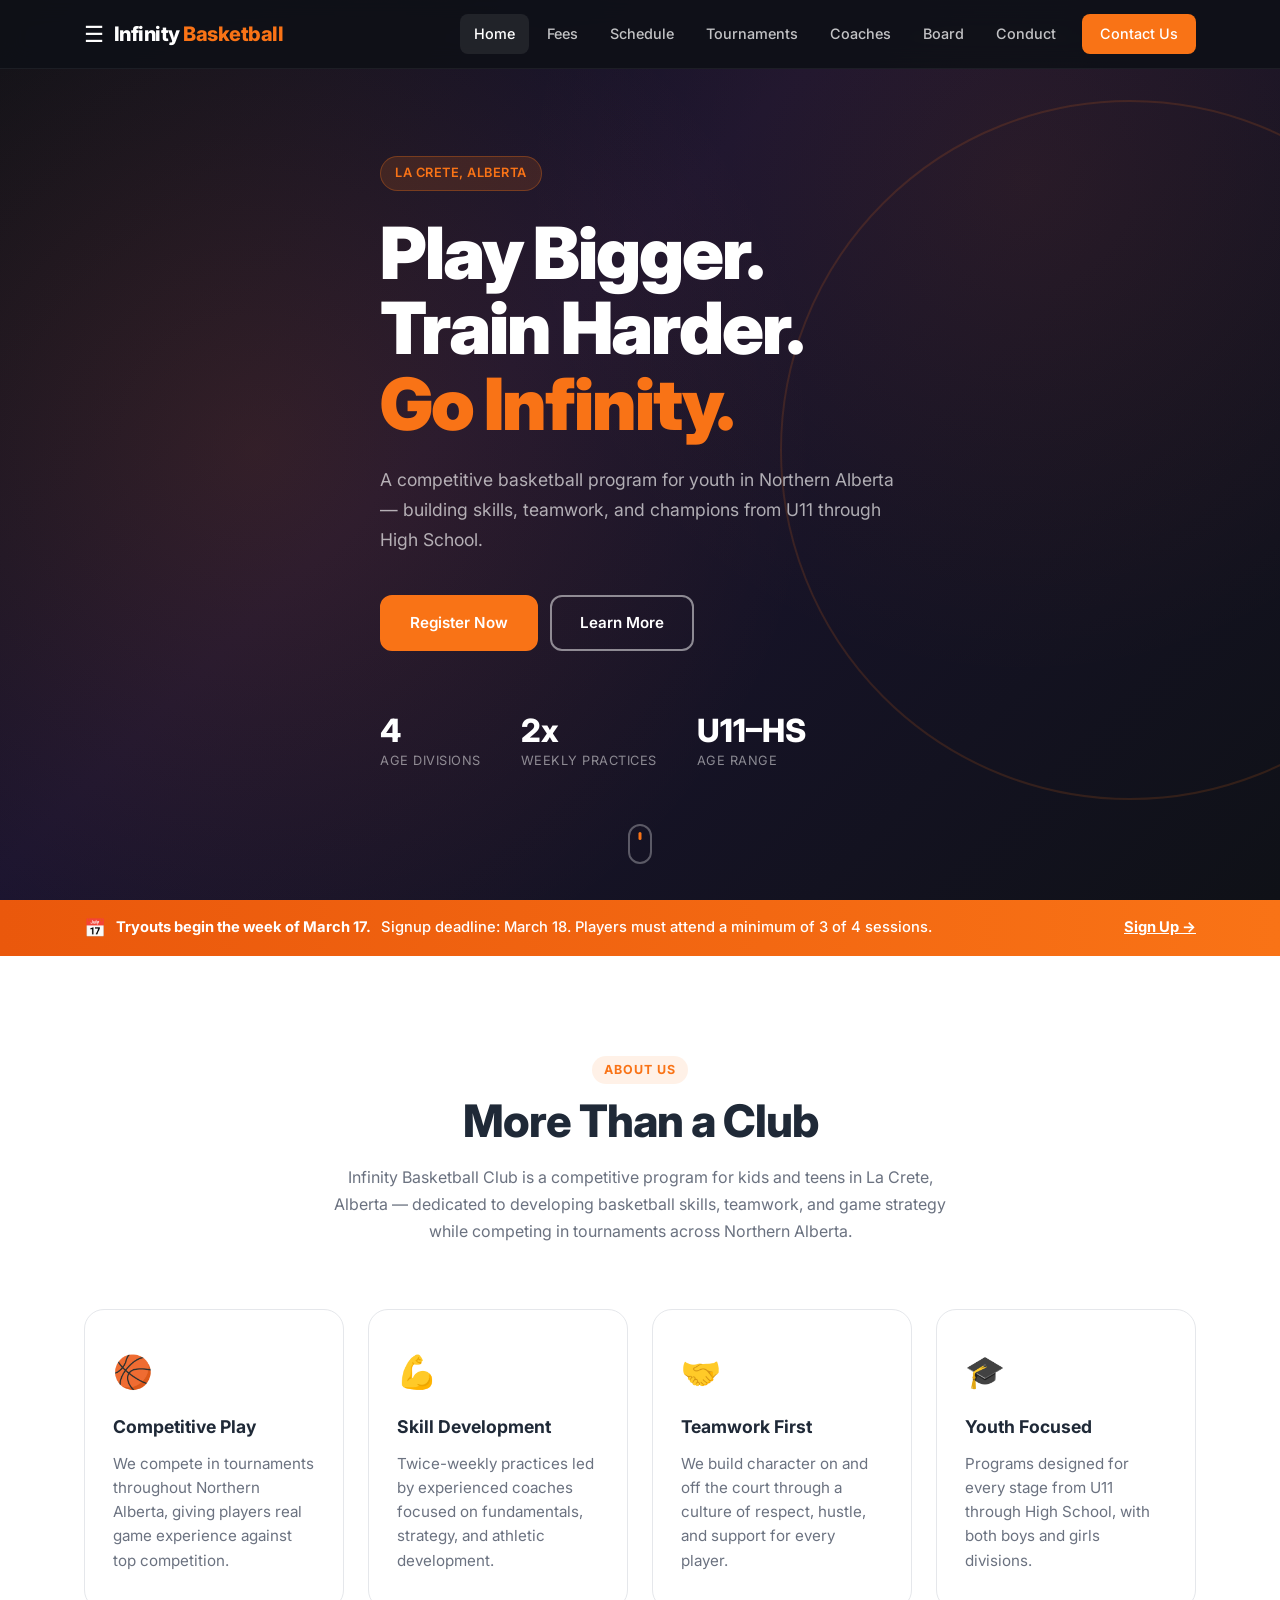
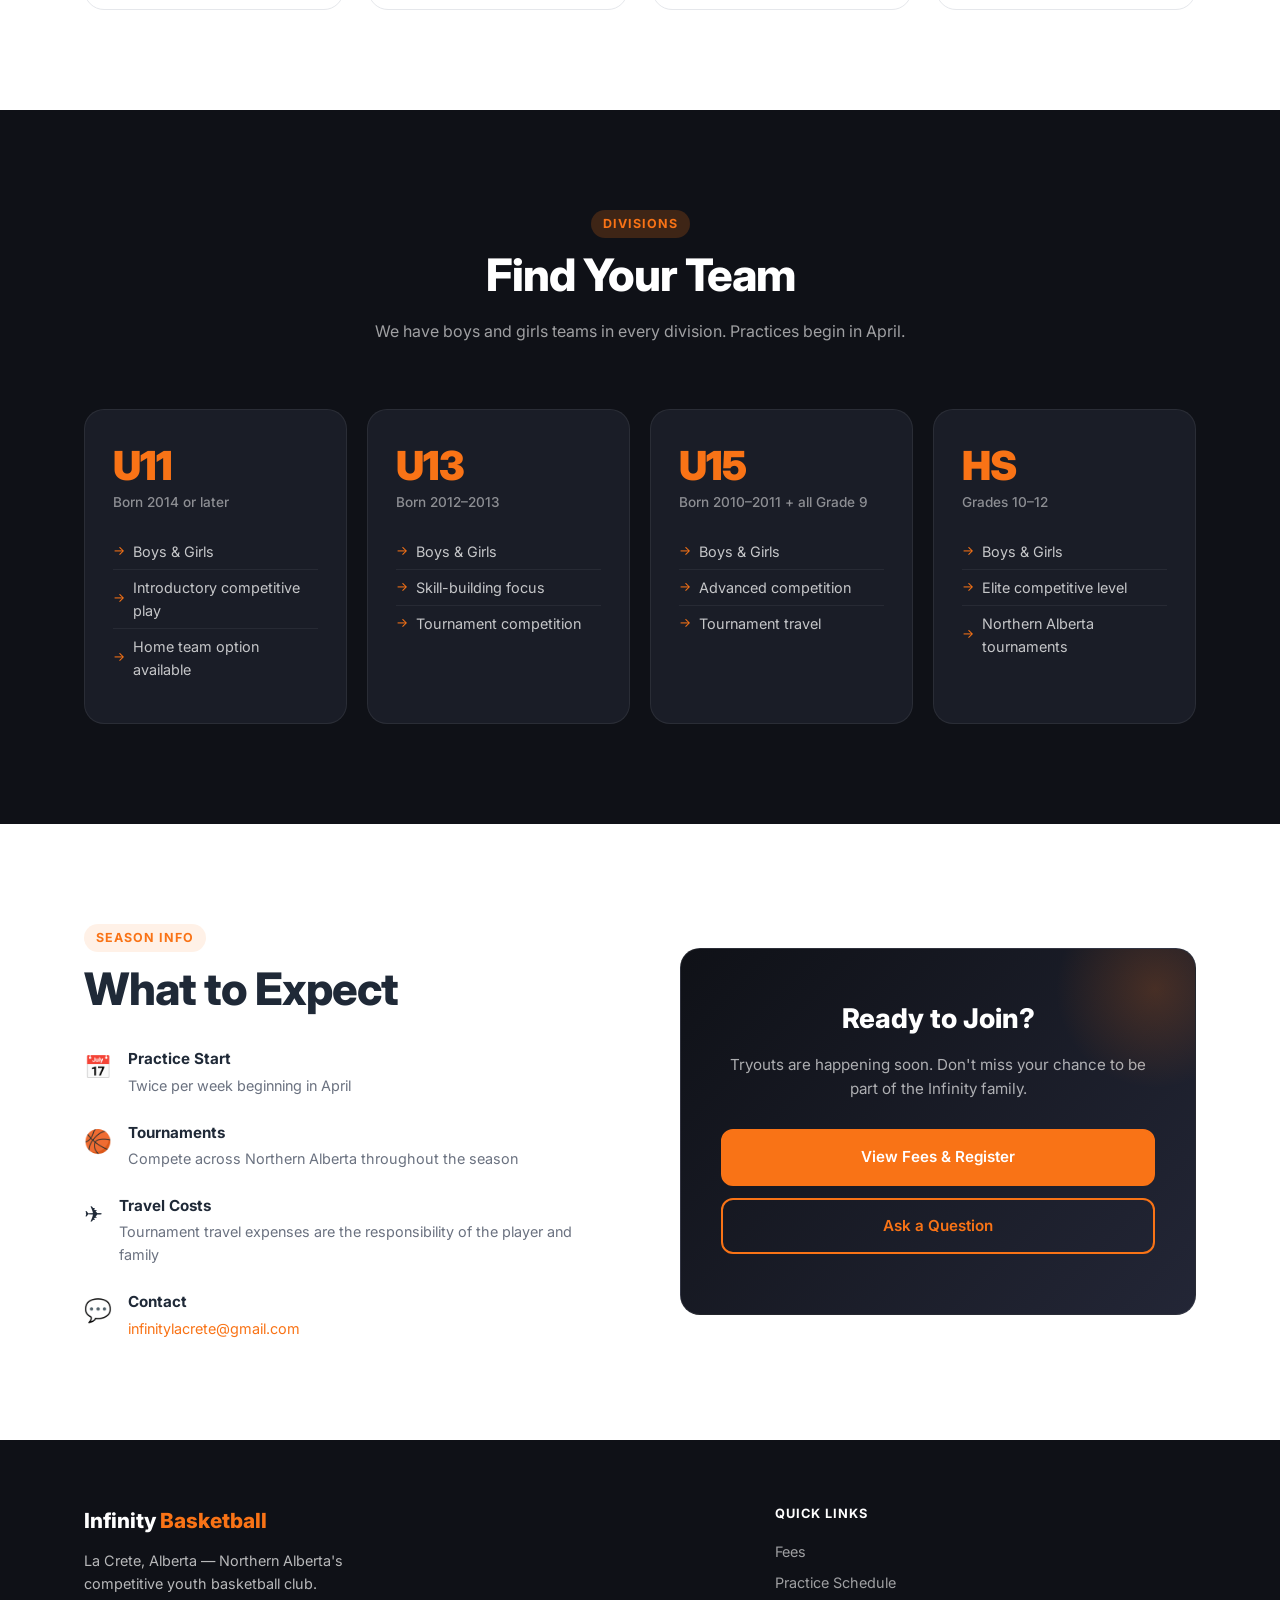
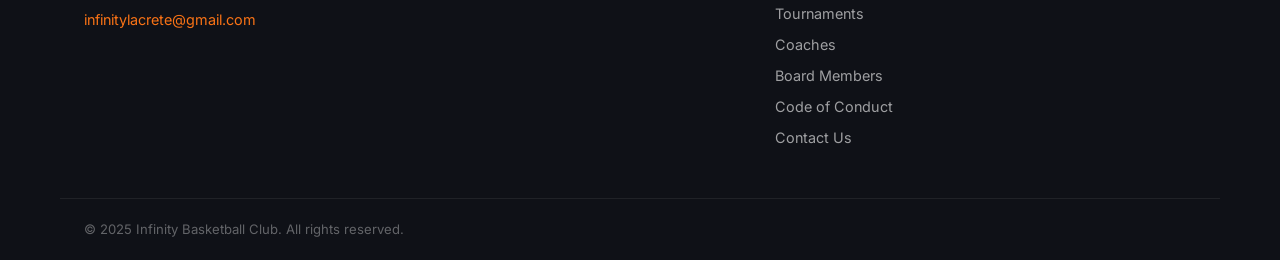
<file: index.html>
<!DOCTYPE html>
<html lang="en">
<head>
  <meta charset="UTF-8" />
  <meta name="viewport" content="width=device-width, initial-scale=1.0" />
  <title>Infinity Basketball Club – La Crete, AB</title>
  <link rel="stylesheet" href="css/style.css" />
  <link rel="preconnect" href="https://fonts.googleapis.com" />
  <link rel="preconnect" href="https://fonts.gstatic.com" crossorigin />
  <link href="https://fonts.googleapis.com/css2?family=Inter:wght@400;500;600;700;800;900&display=swap" rel="stylesheet" />
</head>
<body>

  <!-- NAV -->
  <header class="site-header">
    <div class="container nav-container">
      <a href="index.html" class="logo">
        <span class="logo-icon">&#9776;</span>
        <span class="logo-text">Infinity <span class="logo-accent">Basketball</span></span>
      </a>
      <button class="nav-toggle" id="navToggle" aria-label="Toggle navigation">
        <span></span><span></span><span></span>
      </button>
      <nav class="site-nav" id="siteNav">
        <a href="index.html" class="nav-link active">Home</a>
        <a href="fees.html" class="nav-link">Fees</a>
        <a href="schedule.html" class="nav-link">Schedule</a>
        <a href="tournaments.html" class="nav-link">Tournaments</a>
        <a href="coaches.html" class="nav-link">Coaches</a>
        <a href="board.html" class="nav-link">Board</a>
        <a href="conduct.html" class="nav-link">Conduct</a>
        <a href="contact.html" class="nav-link nav-link--cta">Contact Us</a>
      </nav>
    </div>
  </header>

  <!-- HERO -->
  <section class="hero">
    <div class="hero-bg"></div>
    <div class="container hero-content">
      <div class="hero-badge">La Crete, Alberta</div>
      <h1 class="hero-title">Play Bigger.<br>Train Harder.<br><span class="text-accent">Go Infinity.</span></h1>
      <p class="hero-subtitle">A competitive basketball program for youth in Northern Alberta — building skills, teamwork, and champions from U11 through High School.</p>
      <div class="hero-actions">
        <a href="fees.html" class="btn btn-primary">Register Now</a>
        <a href="#about" class="btn btn-outline">Learn More</a>
      </div>
      <div class="hero-stats">
        <div class="stat">
          <span class="stat-number">4</span>
          <span class="stat-label">Age Divisions</span>
        </div>
        <div class="stat">
          <span class="stat-number">2x</span>
          <span class="stat-label">Weekly Practices</span>
        </div>
        <div class="stat">
          <span class="stat-number">U11–HS</span>
          <span class="stat-label">Age Range</span>
        </div>
      </div>
    </div>
    <div class="hero-scroll-indicator">
      <span></span>
    </div>
  </section>

  <!-- TRYOUT ALERT BANNER -->
  <div class="alert-banner">
    <div class="container">
      <span class="alert-icon">&#128197;</span>
      <strong>Tryouts begin the week of March 17.</strong> Signup deadline: March 18. Players must attend a minimum of 3 of 4 sessions.
      <a href="contact.html" class="alert-link">Sign Up &rarr;</a>
    </div>
  </div>

  <!-- ABOUT -->
  <section class="section" id="about">
    <div class="container">
      <div class="section-header">
        <span class="section-tag">About Us</span>
        <h2 class="section-title">More Than a Club</h2>
        <p class="section-subtitle">Infinity Basketball Club is a competitive program for kids and teens in La Crete, Alberta — dedicated to developing basketball skills, teamwork, and game strategy while competing in tournaments across Northern Alberta.</p>
      </div>
      <div class="features-grid">
        <div class="feature-card">
          <div class="feature-icon">&#127936;</div>
          <h3>Competitive Play</h3>
          <p>We compete in tournaments throughout Northern Alberta, giving players real game experience against top competition.</p>
        </div>
        <div class="feature-card">
          <div class="feature-icon">&#128170;</div>
          <h3>Skill Development</h3>
          <p>Twice-weekly practices led by experienced coaches focused on fundamentals, strategy, and athletic development.</p>
        </div>
        <div class="feature-card">
          <div class="feature-icon">&#129309;</div>
          <h3>Teamwork First</h3>
          <p>We build character on and off the court through a culture of respect, hustle, and support for every player.</p>
        </div>
        <div class="feature-card">
          <div class="feature-icon">&#127891;</div>
          <h3>Youth Focused</h3>
          <p>Programs designed for every stage from U11 through High School, with both boys and girls divisions.</p>
        </div>
      </div>
    </div>
  </section>

  <!-- DIVISIONS -->
  <section class="section section--dark" id="divisions">
    <div class="container">
      <div class="section-header">
        <span class="section-tag">Divisions</span>
        <h2 class="section-title">Find Your Team</h2>
        <p class="section-subtitle">We have boys and girls teams in every division. Practices begin in April.</p>
      </div>
      <div class="divisions-grid">
        <div class="division-card">
          <div class="division-label">U11</div>
          <div class="division-age">Born 2014 or later</div>
          <ul class="division-details">
            <li>Boys &amp; Girls</li>
            <li>Introductory competitive play</li>
            <li>Home team option available</li>
          </ul>
        </div>
        <div class="division-card">
          <div class="division-label">U13</div>
          <div class="division-age">Born 2012–2013</div>
          <ul class="division-details">
            <li>Boys &amp; Girls</li>
            <li>Skill-building focus</li>
            <li>Tournament competition</li>
          </ul>
        </div>
        <div class="division-card">
          <div class="division-label">U15</div>
          <div class="division-age">Born 2010–2011 + all Grade 9</div>
          <ul class="division-details">
            <li>Boys &amp; Girls</li>
            <li>Advanced competition</li>
            <li>Tournament travel</li>
          </ul>
        </div>
        <div class="division-card">
          <div class="division-label">HS</div>
          <div class="division-age">Grades 10–12</div>
          <ul class="division-details">
            <li>Boys &amp; Girls</li>
            <li>Elite competitive level</li>
            <li>Northern Alberta tournaments</li>
          </ul>
        </div>
      </div>
    </div>
  </section>

  <!-- QUICK INFO -->
  <section class="section" id="info">
    <div class="container">
      <div class="info-columns">
        <div class="info-col">
          <span class="section-tag">Season Info</span>
          <h2 class="section-title">What to Expect</h2>
          <ul class="info-list">
            <li>
              <span class="info-icon">&#128197;</span>
              <div>
                <strong>Practice Start</strong>
                <p>Twice per week beginning in April</p>
              </div>
            </li>
            <li>
              <span class="info-icon">&#127936;</span>
              <div>
                <strong>Tournaments</strong>
                <p>Compete across Northern Alberta throughout the season</p>
              </div>
            </li>
            <li>
              <span class="info-icon">&#9992;</span>
              <div>
                <strong>Travel Costs</strong>
                <p>Tournament travel expenses are the responsibility of the player and family</p>
              </div>
            </li>
            <li>
              <span class="info-icon">&#128172;</span>
              <div>
                <strong>Contact</strong>
                <p><a href="mailto:infinitylacrete@gmail.com">infinitylacrete@gmail.com</a></p>
              </div>
            </li>
          </ul>
        </div>
        <div class="info-col info-col--cta">
          <div class="cta-card">
            <h3>Ready to Join?</h3>
            <p>Tryouts are happening soon. Don't miss your chance to be part of the Infinity family.</p>
            <a href="fees.html" class="btn btn-primary">View Fees &amp; Register</a>
            <a href="contact.html" class="btn btn-ghost">Ask a Question</a>
          </div>
        </div>
      </div>
    </div>
  </section>

  <!-- FOOTER -->
  <footer class="site-footer">
    <div class="container footer-inner">
      <div class="footer-brand">
        <span class="logo-text">Infinity <span class="logo-accent">Basketball</span></span>
        <p>La Crete, Alberta &mdash; Northern Alberta's competitive youth basketball club.</p>
        <a href="mailto:infinitylacrete@gmail.com">infinitylacrete@gmail.com</a>
      </div>
      <div class="footer-nav">
        <h4>Quick Links</h4>
        <a href="fees.html">Fees</a>
        <a href="schedule.html">Practice Schedule</a>
        <a href="tournaments.html">Tournaments</a>
        <a href="coaches.html">Coaches</a>
        <a href="board.html">Board Members</a>
        <a href="conduct.html">Code of Conduct</a>
        <a href="contact.html">Contact Us</a>
      </div>
    </div>
    <div class="footer-bottom">
      <div class="container">
        <span>&copy; 2025 Infinity Basketball Club. All rights reserved.</span>
      </div>
    </div>
  </footer>

  <script src="js/main.js"></script>
</body>
</html>
</file>
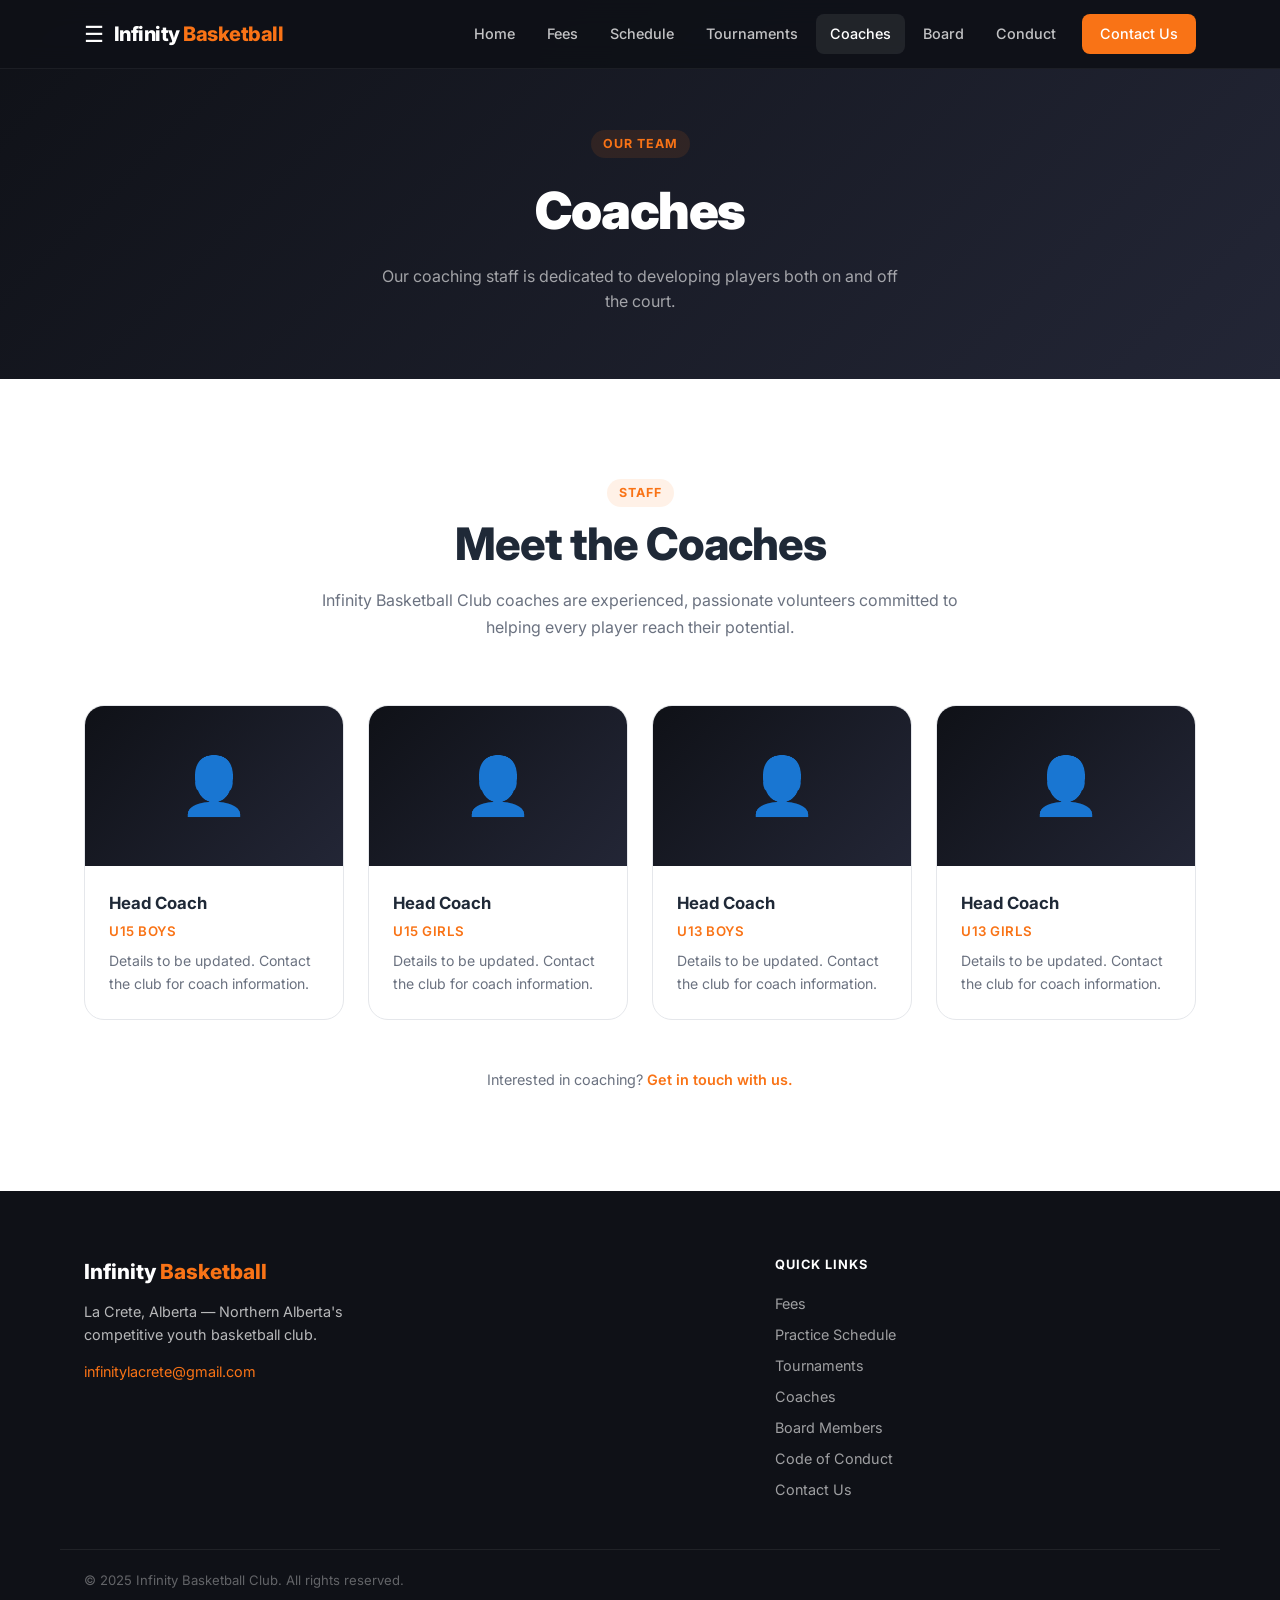
<file: coaches.html>
<!DOCTYPE html>
<html lang="en">
<head>
  <meta charset="UTF-8" />
  <meta name="viewport" content="width=device-width, initial-scale=1.0" />
  <title>Coaches – Infinity Basketball Club</title>
  <link rel="stylesheet" href="css/style.css" />
  <link href="https://fonts.googleapis.com/css2?family=Inter:wght@400;500;600;700;800;900&display=swap" rel="stylesheet" />
</head>
<body>

  <header class="site-header">
    <div class="container nav-container">
      <a href="index.html" class="logo">
        <span class="logo-icon">&#9776;</span>
        <span class="logo-text">Infinity <span class="logo-accent">Basketball</span></span>
      </a>
      <button class="nav-toggle" id="navToggle" aria-label="Toggle navigation">
        <span></span><span></span><span></span>
      </button>
      <nav class="site-nav" id="siteNav">
        <a href="index.html" class="nav-link">Home</a>
        <a href="fees.html" class="nav-link">Fees</a>
        <a href="schedule.html" class="nav-link">Schedule</a>
        <a href="tournaments.html" class="nav-link">Tournaments</a>
        <a href="coaches.html" class="nav-link active">Coaches</a>
        <a href="board.html" class="nav-link">Board</a>
        <a href="conduct.html" class="nav-link">Conduct</a>
        <a href="contact.html" class="nav-link nav-link--cta">Contact Us</a>
      </nav>
    </div>
  </header>

  <section class="page-hero">
    <div class="container">
      <span class="section-tag">Our Team</span>
      <h1>Coaches</h1>
      <p>Our coaching staff is dedicated to developing players both on and off the court.</p>
    </div>
  </section>

  <section class="section">
    <div class="container">

      <div class="section-header">
        <span class="section-tag">Staff</span>
        <h2 class="section-title">Meet the Coaches</h2>
        <p class="section-subtitle">Infinity Basketball Club coaches are experienced, passionate volunteers committed to helping every player reach their potential.</p>
      </div>

      <div class="coaches-grid" style="margin-bottom: 48px;">
        <!-- Placeholder cards — update with real names/roles -->
        <div class="coach-card">
          <div class="coach-avatar">&#128100;</div>
          <div class="coach-info">
            <h3>Head Coach</h3>
            <div class="coach-role">U15 Boys</div>
            <p style="font-size:0.88rem; color:var(--text-muted); margin-top:8px;">Details to be updated. Contact the club for coach information.</p>
          </div>
        </div>
        <div class="coach-card">
          <div class="coach-avatar">&#128100;</div>
          <div class="coach-info">
            <h3>Head Coach</h3>
            <div class="coach-role">U15 Girls</div>
            <p style="font-size:0.88rem; color:var(--text-muted); margin-top:8px;">Details to be updated. Contact the club for coach information.</p>
          </div>
        </div>
        <div class="coach-card">
          <div class="coach-avatar">&#128100;</div>
          <div class="coach-info">
            <h3>Head Coach</h3>
            <div class="coach-role">U13 Boys</div>
            <p style="font-size:0.88rem; color:var(--text-muted); margin-top:8px;">Details to be updated. Contact the club for coach information.</p>
          </div>
        </div>
        <div class="coach-card">
          <div class="coach-avatar">&#128100;</div>
          <div class="coach-info">
            <h3>Head Coach</h3>
            <div class="coach-role">U13 Girls</div>
            <p style="font-size:0.88rem; color:var(--text-muted); margin-top:8px;">Details to be updated. Contact the club for coach information.</p>
          </div>
        </div>
      </div>

      <p style="text-align:center; font-size:0.9rem; color:var(--text-muted);">
        Interested in coaching? <a href="contact.html" style="color:var(--orange); font-weight:600;">Get in touch with us.</a>
      </p>

    </div>
  </section>

  <footer class="site-footer">
    <div class="container footer-inner">
      <div class="footer-brand">
        <span class="logo-text">Infinity <span class="logo-accent">Basketball</span></span>
        <p>La Crete, Alberta &mdash; Northern Alberta's competitive youth basketball club.</p>
        <a href="mailto:infinitylacrete@gmail.com">infinitylacrete@gmail.com</a>
      </div>
      <div class="footer-nav">
        <h4>Quick Links</h4>
        <a href="fees.html">Fees</a>
        <a href="schedule.html">Practice Schedule</a>
        <a href="tournaments.html">Tournaments</a>
        <a href="coaches.html">Coaches</a>
        <a href="board.html">Board Members</a>
        <a href="conduct.html">Code of Conduct</a>
        <a href="contact.html">Contact Us</a>
      </div>
    </div>
    <div class="footer-bottom">
      <div class="container">
        <span>&copy; 2025 Infinity Basketball Club. All rights reserved.</span>
      </div>
    </div>
  </footer>

  <script src="js/main.js"></script>
</body>
</html>
</file>
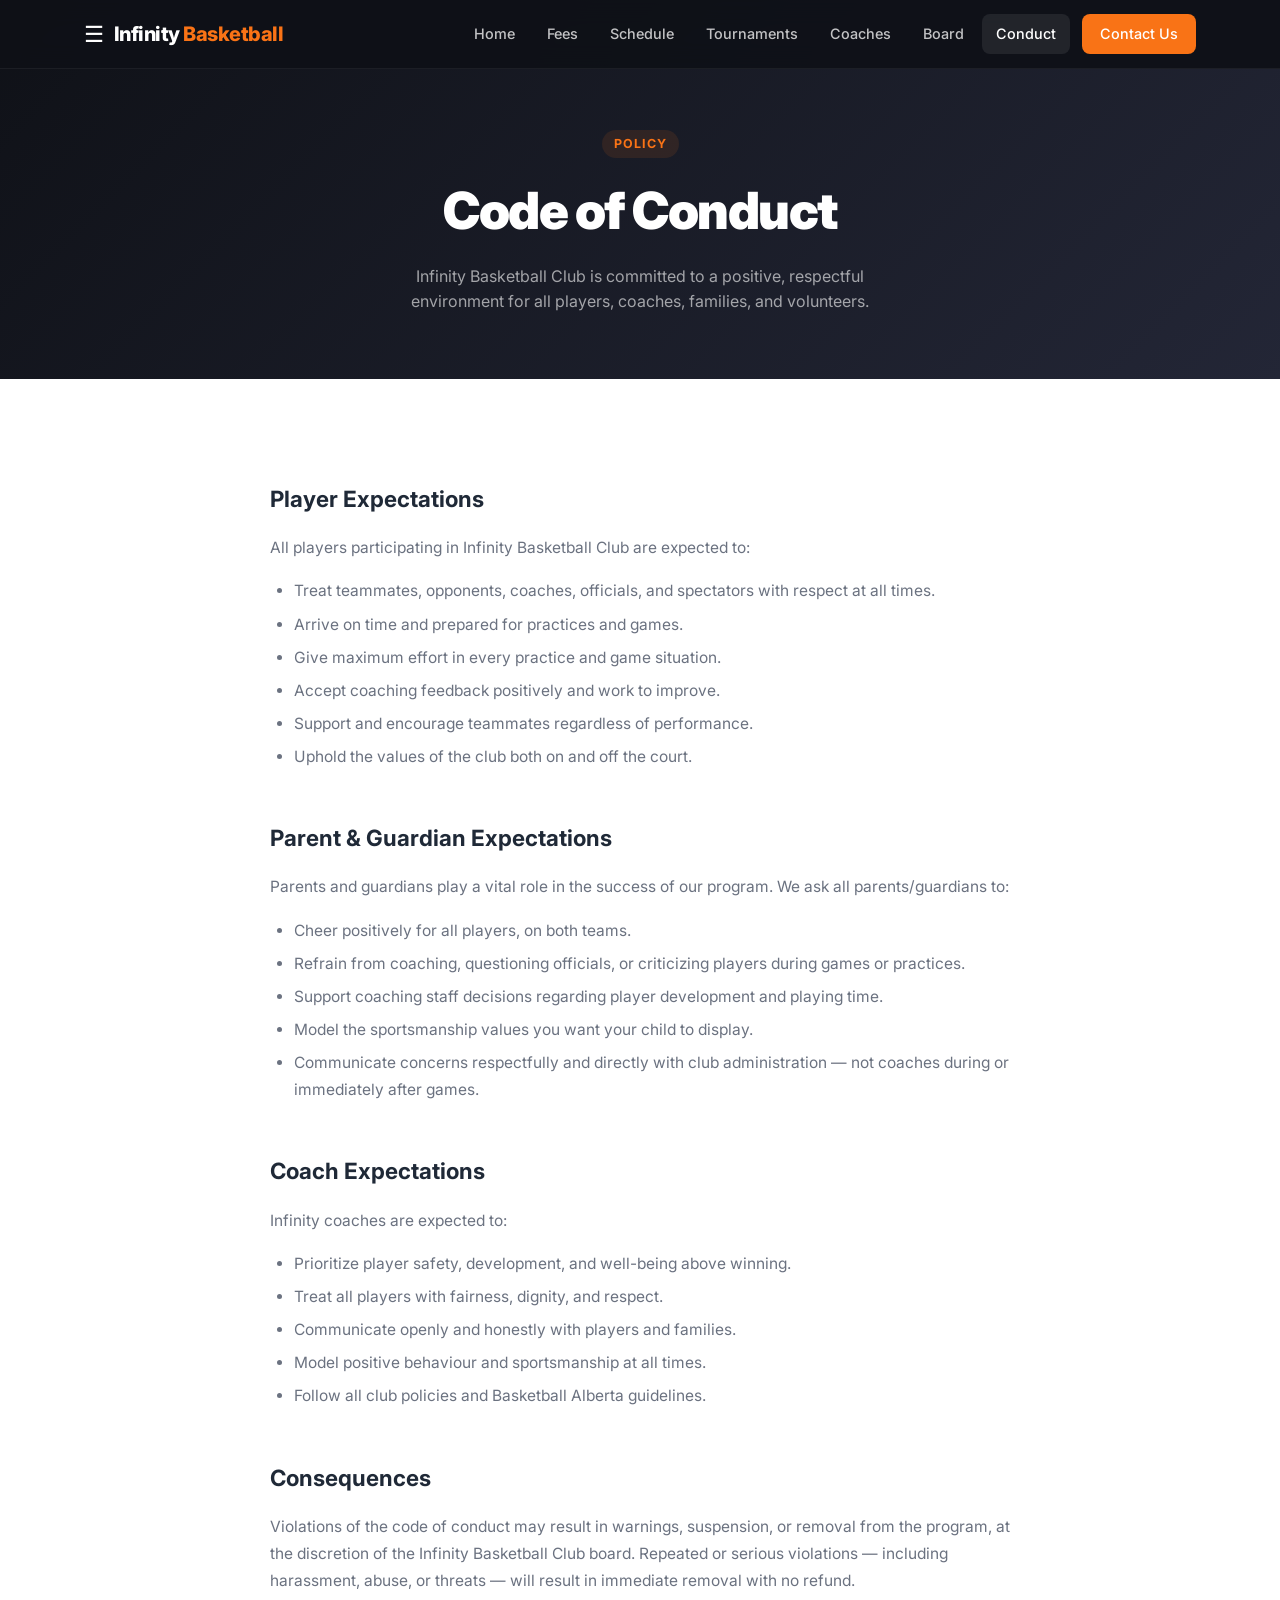
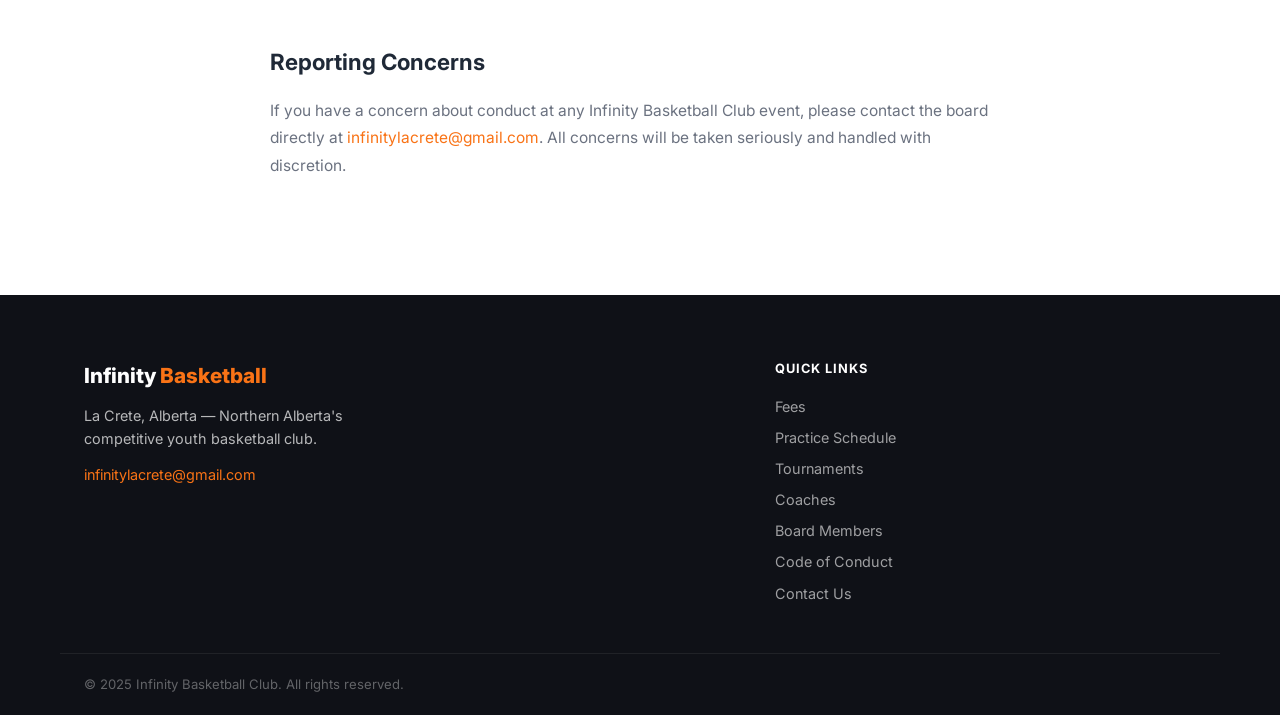
<file: conduct.html>
<!DOCTYPE html>
<html lang="en">
<head>
  <meta charset="UTF-8" />
  <meta name="viewport" content="width=device-width, initial-scale=1.0" />
  <title>Code of Conduct – Infinity Basketball Club</title>
  <link rel="stylesheet" href="css/style.css" />
  <link href="https://fonts.googleapis.com/css2?family=Inter:wght@400;500;600;700;800;900&display=swap" rel="stylesheet" />
</head>
<body>

  <header class="site-header">
    <div class="container nav-container">
      <a href="index.html" class="logo">
        <span class="logo-icon">&#9776;</span>
        <span class="logo-text">Infinity <span class="logo-accent">Basketball</span></span>
      </a>
      <button class="nav-toggle" id="navToggle" aria-label="Toggle navigation">
        <span></span><span></span><span></span>
      </button>
      <nav class="site-nav" id="siteNav">
        <a href="index.html" class="nav-link">Home</a>
        <a href="fees.html" class="nav-link">Fees</a>
        <a href="schedule.html" class="nav-link">Schedule</a>
        <a href="tournaments.html" class="nav-link">Tournaments</a>
        <a href="coaches.html" class="nav-link">Coaches</a>
        <a href="board.html" class="nav-link">Board</a>
        <a href="conduct.html" class="nav-link active">Conduct</a>
        <a href="contact.html" class="nav-link nav-link--cta">Contact Us</a>
      </nav>
    </div>
  </header>

  <section class="page-hero">
    <div class="container">
      <span class="section-tag">Policy</span>
      <h1>Code of Conduct</h1>
      <p>Infinity Basketball Club is committed to a positive, respectful environment for all players, coaches, families, and volunteers.</p>
    </div>
  </section>

  <section class="section">
    <div class="container">
      <div class="prose">

        <h2>Player Expectations</h2>
        <p>All players participating in Infinity Basketball Club are expected to:</p>
        <ul>
          <li>Treat teammates, opponents, coaches, officials, and spectators with respect at all times.</li>
          <li>Arrive on time and prepared for practices and games.</li>
          <li>Give maximum effort in every practice and game situation.</li>
          <li>Accept coaching feedback positively and work to improve.</li>
          <li>Support and encourage teammates regardless of performance.</li>
          <li>Uphold the values of the club both on and off the court.</li>
        </ul>

        <h2>Parent &amp; Guardian Expectations</h2>
        <p>Parents and guardians play a vital role in the success of our program. We ask all parents/guardians to:</p>
        <ul>
          <li>Cheer positively for all players, on both teams.</li>
          <li>Refrain from coaching, questioning officials, or criticizing players during games or practices.</li>
          <li>Support coaching staff decisions regarding player development and playing time.</li>
          <li>Model the sportsmanship values you want your child to display.</li>
          <li>Communicate concerns respectfully and directly with club administration — not coaches during or immediately after games.</li>
        </ul>

        <h2>Coach Expectations</h2>
        <p>Infinity coaches are expected to:</p>
        <ul>
          <li>Prioritize player safety, development, and well-being above winning.</li>
          <li>Treat all players with fairness, dignity, and respect.</li>
          <li>Communicate openly and honestly with players and families.</li>
          <li>Model positive behaviour and sportsmanship at all times.</li>
          <li>Follow all club policies and Basketball Alberta guidelines.</li>
        </ul>

        <h2>Consequences</h2>
        <p>Violations of the code of conduct may result in warnings, suspension, or removal from the program, at the discretion of the Infinity Basketball Club board. Repeated or serious violations — including harassment, abuse, or threats — will result in immediate removal with no refund.</p>

        <h2>Reporting Concerns</h2>
        <p>If you have a concern about conduct at any Infinity Basketball Club event, please contact the board directly at <a href="mailto:infinitylacrete@gmail.com" style="color:var(--orange);">infinitylacrete@gmail.com</a>. All concerns will be taken seriously and handled with discretion.</p>

      </div>
    </div>
  </section>

  <footer class="site-footer">
    <div class="container footer-inner">
      <div class="footer-brand">
        <span class="logo-text">Infinity <span class="logo-accent">Basketball</span></span>
        <p>La Crete, Alberta &mdash; Northern Alberta's competitive youth basketball club.</p>
        <a href="mailto:infinitylacrete@gmail.com">infinitylacrete@gmail.com</a>
      </div>
      <div class="footer-nav">
        <h4>Quick Links</h4>
        <a href="fees.html">Fees</a>
        <a href="schedule.html">Practice Schedule</a>
        <a href="tournaments.html">Tournaments</a>
        <a href="coaches.html">Coaches</a>
        <a href="board.html">Board Members</a>
        <a href="conduct.html">Code of Conduct</a>
        <a href="contact.html">Contact Us</a>
      </div>
    </div>
    <div class="footer-bottom">
      <div class="container">
        <span>&copy; 2025 Infinity Basketball Club. All rights reserved.</span>
      </div>
    </div>
  </footer>

  <script src="js/main.js"></script>
</body>
</html>
</file>
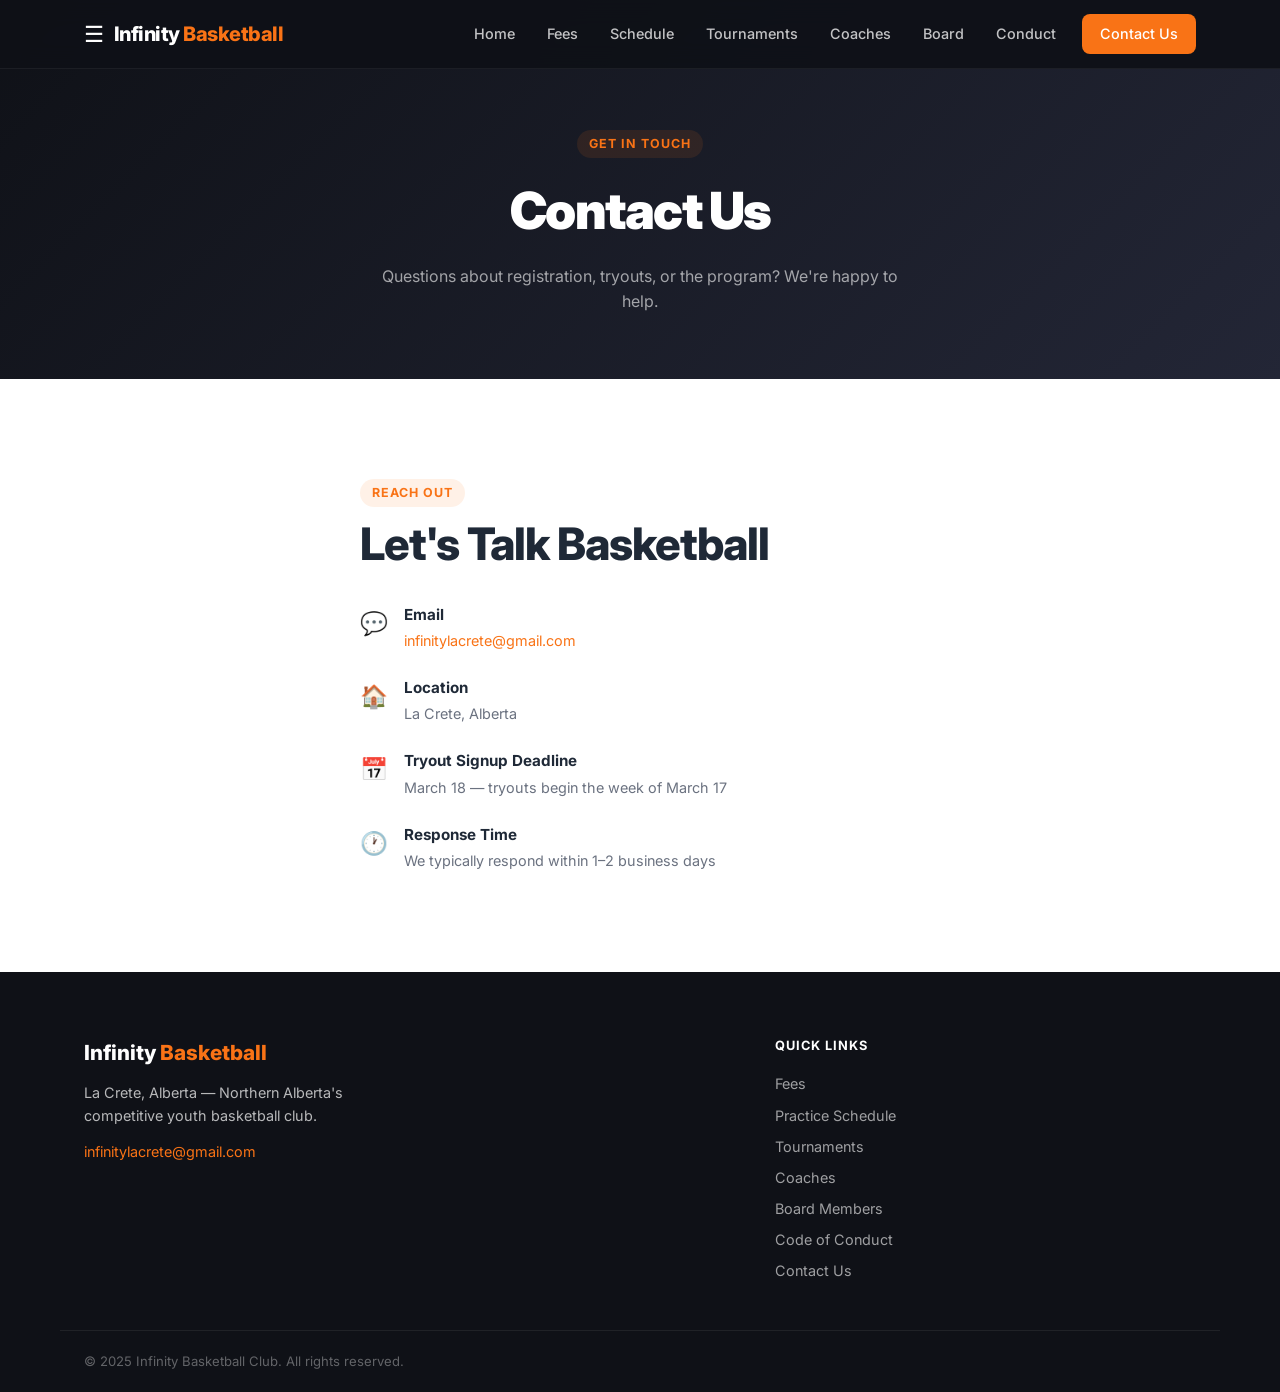
<file: contact.html>
<!DOCTYPE html>
<html lang="en">
<head>
  <meta charset="UTF-8" />
  <meta name="viewport" content="width=device-width, initial-scale=1.0" />
  <title>Contact Us – Infinity Basketball Club</title>
  <link rel="stylesheet" href="css/style.css" />
  <link href="https://fonts.googleapis.com/css2?family=Inter:wght@400;500;600;700;800;900&display=swap" rel="stylesheet" />
</head>
<body>

  <header class="site-header">
    <div class="container nav-container">
      <a href="index.html" class="logo">
        <span class="logo-icon">&#9776;</span>
        <span class="logo-text">Infinity <span class="logo-accent">Basketball</span></span>
      </a>
      <button class="nav-toggle" id="navToggle" aria-label="Toggle navigation">
        <span></span><span></span><span></span>
      </button>
      <nav class="site-nav" id="siteNav">
        <a href="index.html" class="nav-link">Home</a>
        <a href="fees.html" class="nav-link">Fees</a>
        <a href="schedule.html" class="nav-link">Schedule</a>
        <a href="tournaments.html" class="nav-link">Tournaments</a>
        <a href="coaches.html" class="nav-link">Coaches</a>
        <a href="board.html" class="nav-link">Board</a>
        <a href="conduct.html" class="nav-link">Conduct</a>
        <a href="contact.html" class="nav-link nav-link--cta active">Contact Us</a>
      </nav>
    </div>
  </header>

  <section class="page-hero">
    <div class="container">
      <span class="section-tag">Get in Touch</span>
      <h1>Contact Us</h1>
      <p>Questions about registration, tryouts, or the program? We're happy to help.</p>
    </div>
  </section>

  <section class="section">
    <div class="container">
      <div style="max-width: 560px; margin: 0 auto;">
        <span class="section-tag">Reach Out</span>
        <h2 class="section-title" style="text-align:left; margin-bottom:32px;">Let's Talk Basketball</h2>

        <ul class="info-list">
          <li>
            <span class="info-icon">&#128172;</span>
            <div>
              <strong>Email</strong>
              <p><a href="mailto:infinitylacrete@gmail.com" style="color:var(--orange);">infinitylacrete@gmail.com</a></p>
            </div>
          </li>
          <li>
            <span class="info-icon">&#127968;</span>
            <div>
              <strong>Location</strong>
              <p>La Crete, Alberta</p>
            </div>
          </li>
          <li>
            <span class="info-icon">&#128197;</span>
            <div>
              <strong>Tryout Signup Deadline</strong>
              <p>March 18 — tryouts begin the week of March 17</p>
            </div>
          </li>
          <li>
            <span class="info-icon">&#128336;</span>
            <div>
              <strong>Response Time</strong>
              <p>We typically respond within 1–2 business days</p>
            </div>
          </li>
        </ul>
      </div>
    </div>
  </section>

  <footer class="site-footer">
    <div class="container footer-inner">
      <div class="footer-brand">
        <span class="logo-text">Infinity <span class="logo-accent">Basketball</span></span>
        <p>La Crete, Alberta &mdash; Northern Alberta's competitive youth basketball club.</p>
        <a href="mailto:infinitylacrete@gmail.com">infinitylacrete@gmail.com</a>
      </div>
      <div class="footer-nav">
        <h4>Quick Links</h4>
        <a href="fees.html">Fees</a>
        <a href="schedule.html">Practice Schedule</a>
        <a href="tournaments.html">Tournaments</a>
        <a href="coaches.html">Coaches</a>
        <a href="board.html">Board Members</a>
        <a href="conduct.html">Code of Conduct</a>
        <a href="contact.html">Contact Us</a>
      </div>
    </div>
    <div class="footer-bottom">
      <div class="container">
        <span>&copy; 2025 Infinity Basketball Club. All rights reserved.</span>
      </div>
    </div>
  </footer>

  <script src="js/main.js"></script>
</body>
</html>
</file>
<file: css/style.css>
/* =============================================
   INFINITY BASKETBALL CLUB — STYLESHEET
   Modern design with orange & dark theme
   ============================================= */

/* === RESET & BASE === */
*, *::before, *::after {
  box-sizing: border-box;
  margin: 0;
  padding: 0;
}

:root {
  --orange:       #F97316;
  --orange-dark:  #EA580C;
  --orange-light: #FED7AA;
  --dark:         #0F1117;
  --dark-2:       #1A1D27;
  --dark-3:       #232636;
  --gray:         #6B7280;
  --gray-light:   #E5E7EB;
  --white:        #FFFFFF;
  --text:         #1F2937;
  --text-muted:   #6B7280;

  --font: 'Inter', system-ui, -apple-system, sans-serif;
  --radius: 12px;
  --radius-lg: 20px;
  --shadow: 0 4px 24px rgba(0,0,0,0.08);
  --shadow-dark: 0 8px 40px rgba(0,0,0,0.4);
  --transition: 0.2s ease;
}

html { scroll-behavior: smooth; }

body {
  font-family: var(--font);
  color: var(--text);
  background: var(--white);
  line-height: 1.6;
  -webkit-font-smoothing: antialiased;
}

a { color: inherit; text-decoration: none; }
img { max-width: 100%; display: block; }
ul { list-style: none; }

.container {
  max-width: 1160px;
  margin: 0 auto;
  padding: 0 24px;
}

/* === BUTTONS === */
.btn {
  display: inline-flex;
  align-items: center;
  gap: 8px;
  padding: 14px 28px;
  border-radius: var(--radius);
  font-weight: 600;
  font-size: 0.95rem;
  cursor: pointer;
  transition: all var(--transition);
  border: 2px solid transparent;
}

.btn-primary {
  background: var(--orange);
  color: var(--white);
  border-color: var(--orange);
}
.btn-primary:hover {
  background: var(--orange-dark);
  border-color: var(--orange-dark);
  transform: translateY(-1px);
  box-shadow: 0 6px 20px rgba(249,115,22,0.4);
}

.btn-outline {
  background: transparent;
  color: var(--white);
  border-color: rgba(255,255,255,0.5);
}
.btn-outline:hover {
  background: rgba(255,255,255,0.1);
  border-color: var(--white);
}

.btn-ghost {
  background: transparent;
  color: var(--orange);
  border-color: var(--orange);
}
.btn-ghost:hover {
  background: var(--orange);
  color: var(--white);
}

/* === HEADER / NAV === */
.site-header {
  position: fixed;
  top: 0;
  left: 0;
  right: 0;
  z-index: 100;
  background: rgba(15, 17, 23, 0.92);
  backdrop-filter: blur(12px);
  -webkit-backdrop-filter: blur(12px);
  border-bottom: 1px solid rgba(255,255,255,0.06);
  transition: background var(--transition);
}

.nav-container {
  display: flex;
  align-items: center;
  justify-content: space-between;
  height: 68px;
}

.logo {
  display: flex;
  align-items: center;
  gap: 10px;
  font-size: 1.25rem;
  font-weight: 800;
  color: var(--white);
  letter-spacing: -0.5px;
}
.logo-icon { font-size: 1.4rem; }
.logo-accent { color: var(--orange); }

.site-nav {
  display: flex;
  align-items: center;
  gap: 4px;
}

.nav-link {
  padding: 8px 14px;
  border-radius: 8px;
  font-size: 0.9rem;
  font-weight: 500;
  color: rgba(255,255,255,0.75);
  transition: all var(--transition);
}
.nav-link:hover,
.nav-link.active {
  color: var(--white);
  background: rgba(255,255,255,0.08);
}
.nav-link--cta {
  background: var(--orange) !important;
  color: var(--white) !important;
  margin-left: 8px;
  padding: 8px 18px;
}
.nav-link--cta:hover {
  background: var(--orange-dark) !important;
}

.nav-toggle {
  display: none;
  flex-direction: column;
  gap: 5px;
  background: none;
  border: none;
  cursor: pointer;
  padding: 8px;
}
.nav-toggle span {
  display: block;
  width: 24px;
  height: 2px;
  background: var(--white);
  border-radius: 2px;
  transition: all var(--transition);
}

/* === HERO === */
.hero {
  position: relative;
  min-height: 100vh;
  display: flex;
  align-items: center;
  overflow: hidden;
  padding-top: 68px;
}

.hero-bg {
  position: absolute;
  inset: 0;
  background: linear-gradient(135deg, #0F1117 0%, #1a1430 40%, #0F1117 100%);
  z-index: 0;
}

/* Court line decoration */
.hero-bg::before {
  content: '';
  position: absolute;
  inset: 0;
  background-image:
    radial-gradient(circle at 20% 50%, rgba(249,115,22,0.12) 0%, transparent 50%),
    radial-gradient(circle at 80% 20%, rgba(249,115,22,0.08) 0%, transparent 40%);
}

/* Court arc decoration */
.hero-bg::after {
  content: '';
  position: absolute;
  right: -200px;
  top: 50%;
  transform: translateY(-50%);
  width: 700px;
  height: 700px;
  border-radius: 50%;
  border: 2px solid rgba(249,115,22,0.15);
}

.hero-content {
  position: relative;
  z-index: 2;
  padding: 80px 24px 120px;
  max-width: 680px;
}

.hero-badge {
  display: inline-flex;
  align-items: center;
  gap: 6px;
  padding: 6px 14px;
  background: rgba(249,115,22,0.15);
  border: 1px solid rgba(249,115,22,0.3);
  border-radius: 100px;
  font-size: 0.8rem;
  font-weight: 600;
  color: var(--orange);
  letter-spacing: 0.5px;
  text-transform: uppercase;
  margin-bottom: 24px;
}

.hero-title {
  font-size: clamp(2.5rem, 6vw, 4.5rem);
  font-weight: 900;
  line-height: 1.05;
  color: var(--white);
  letter-spacing: -2px;
  margin-bottom: 24px;
}

.text-accent { color: var(--orange); }

.hero-subtitle {
  font-size: 1.1rem;
  color: rgba(255,255,255,0.65);
  max-width: 520px;
  margin-bottom: 40px;
  line-height: 1.7;
}

.hero-actions {
  display: flex;
  gap: 12px;
  flex-wrap: wrap;
  margin-bottom: 64px;
}

.hero-stats {
  display: flex;
  gap: 40px;
}

.stat {
  display: flex;
  flex-direction: column;
}

.stat-number {
  font-size: 2rem;
  font-weight: 800;
  color: var(--white);
  line-height: 1;
}

.stat-label {
  font-size: 0.8rem;
  color: rgba(255,255,255,0.5);
  margin-top: 4px;
  text-transform: uppercase;
  letter-spacing: 0.5px;
}

.hero-scroll-indicator {
  position: absolute;
  bottom: 36px;
  left: 50%;
  transform: translateX(-50%);
  z-index: 2;
}
.hero-scroll-indicator span {
  display: block;
  width: 24px;
  height: 40px;
  border: 2px solid rgba(255,255,255,0.3);
  border-radius: 12px;
  position: relative;
}
.hero-scroll-indicator span::after {
  content: '';
  position: absolute;
  top: 6px;
  left: 50%;
  transform: translateX(-50%);
  width: 3px;
  height: 8px;
  background: var(--orange);
  border-radius: 2px;
  animation: scroll-bounce 2s ease-in-out infinite;
}

@keyframes scroll-bounce {
  0%, 100% { opacity: 1; transform: translateX(-50%) translateY(0); }
  50% { opacity: 0.3; transform: translateX(-50%) translateY(12px); }
}

/* === ALERT BANNER === */
.alert-banner {
  background: linear-gradient(90deg, var(--orange-dark), var(--orange));
  color: var(--white);
  padding: 14px 0;
  font-size: 0.92rem;
  font-weight: 500;
}

.alert-banner .container {
  display: flex;
  align-items: center;
  gap: 10px;
  flex-wrap: wrap;
}

.alert-icon { font-size: 1.1rem; }

.alert-link {
  margin-left: auto;
  font-weight: 700;
  text-decoration: underline;
  white-space: nowrap;
}
.alert-link:hover { opacity: 0.85; }

/* === SECTIONS === */
.section {
  padding: 100px 0;
}

.section--dark {
  background: var(--dark);
  color: var(--white);
}

.section-header {
  text-align: center;
  max-width: 640px;
  margin: 0 auto 64px;
}

.section-tag {
  display: inline-block;
  padding: 4px 12px;
  background: rgba(249,115,22,0.1);
  color: var(--orange);
  border-radius: 100px;
  font-size: 0.78rem;
  font-weight: 700;
  letter-spacing: 1px;
  text-transform: uppercase;
  margin-bottom: 12px;
}

.section--dark .section-tag {
  background: rgba(249,115,22,0.2);
}

.section-title {
  font-size: clamp(1.8rem, 4vw, 2.8rem);
  font-weight: 800;
  letter-spacing: -1px;
  line-height: 1.15;
  margin-bottom: 16px;
}

.section-subtitle {
  font-size: 1rem;
  color: var(--text-muted);
  line-height: 1.7;
}

.section--dark .section-subtitle {
  color: rgba(255,255,255,0.6);
}

/* === FEATURES GRID === */
.features-grid {
  display: grid;
  grid-template-columns: repeat(auto-fit, minmax(240px, 1fr));
  gap: 24px;
}

.feature-card {
  padding: 36px 28px;
  border-radius: var(--radius-lg);
  border: 1px solid var(--gray-light);
  background: var(--white);
  transition: all var(--transition);
}

.feature-card:hover {
  border-color: var(--orange-light);
  box-shadow: 0 8px 32px rgba(249,115,22,0.1);
  transform: translateY(-4px);
}

.feature-icon {
  font-size: 2rem;
  margin-bottom: 16px;
}

.feature-card h3 {
  font-size: 1.1rem;
  font-weight: 700;
  margin-bottom: 10px;
}

.feature-card p {
  color: var(--text-muted);
  font-size: 0.95rem;
  line-height: 1.6;
}

/* === DIVISIONS GRID === */
.divisions-grid {
  display: grid;
  grid-template-columns: repeat(auto-fit, minmax(220px, 1fr));
  gap: 20px;
}

.division-card {
  background: var(--dark-2);
  border: 1px solid rgba(255,255,255,0.07);
  border-radius: var(--radius-lg);
  padding: 36px 28px;
  transition: all var(--transition);
  position: relative;
  overflow: hidden;
}

.division-card::before {
  content: '';
  position: absolute;
  top: 0;
  left: 0;
  right: 0;
  height: 3px;
  background: var(--orange);
  opacity: 0;
  transition: opacity var(--transition);
}

.division-card:hover {
  border-color: rgba(249,115,22,0.3);
  transform: translateY(-4px);
  box-shadow: 0 12px 40px rgba(0,0,0,0.4);
}

.division-card:hover::before {
  opacity: 1;
}

.division-label {
  font-size: 2.5rem;
  font-weight: 900;
  color: var(--orange);
  letter-spacing: -1px;
  line-height: 1;
  margin-bottom: 6px;
}

.division-age {
  font-size: 0.85rem;
  color: rgba(255,255,255,0.5);
  margin-bottom: 20px;
  font-weight: 500;
}

.division-details li {
  font-size: 0.9rem;
  color: rgba(255,255,255,0.75);
  padding: 6px 0;
  border-bottom: 1px solid rgba(255,255,255,0.06);
  display: flex;
  align-items: center;
  gap: 8px;
}

.division-details li::before {
  content: '→';
  color: var(--orange);
  font-size: 0.8rem;
}

.division-details li:last-child { border-bottom: none; }

/* === INFO COLUMNS === */
.info-columns {
  display: grid;
  grid-template-columns: 1fr 1fr;
  gap: 80px;
  align-items: center;
}

.info-col .section-tag { margin-bottom: 12px; display: inline-block; }
.info-col .section-title { text-align: left; margin-bottom: 32px; }

.info-list {
  display: flex;
  flex-direction: column;
  gap: 24px;
}

.info-list li {
  display: flex;
  gap: 16px;
  align-items: flex-start;
}

.info-icon {
  font-size: 1.4rem;
  flex-shrink: 0;
  margin-top: 2px;
}

.info-list strong {
  display: block;
  font-size: 0.95rem;
  font-weight: 700;
  margin-bottom: 2px;
}

.info-list p {
  font-size: 0.9rem;
  color: var(--text-muted);
}

.info-list a {
  color: var(--orange);
}
.info-list a:hover { text-decoration: underline; }

/* === CTA CARD === */
.cta-card {
  background: linear-gradient(135deg, var(--dark), var(--dark-3));
  border: 1px solid rgba(255,255,255,0.08);
  border-radius: var(--radius-lg);
  padding: 48px 40px;
  text-align: center;
  color: var(--white);
  position: relative;
  overflow: hidden;
}

.cta-card::before {
  content: '';
  position: absolute;
  top: -60px;
  right: -60px;
  width: 200px;
  height: 200px;
  background: radial-gradient(circle, rgba(249,115,22,0.2) 0%, transparent 70%);
}

.cta-card h3 {
  font-size: 1.7rem;
  font-weight: 800;
  margin-bottom: 12px;
}

.cta-card p {
  color: rgba(255,255,255,0.65);
  font-size: 0.95rem;
  margin-bottom: 28px;
  line-height: 1.6;
}

.cta-card .btn {
  width: 100%;
  justify-content: center;
  margin-bottom: 12px;
}

/* === FOOTER === */
.site-footer {
  background: var(--dark);
  color: rgba(255,255,255,0.7);
  padding-top: 64px;
}

.footer-inner {
  display: grid;
  grid-template-columns: 1.5fr 1fr;
  gap: 60px;
  padding-bottom: 48px;
  border-bottom: 1px solid rgba(255,255,255,0.07);
}

.footer-brand .logo-text {
  display: block;
  font-size: 1.3rem;
  font-weight: 800;
  color: var(--white);
  margin-bottom: 12px;
}

.footer-brand p {
  font-size: 0.9rem;
  line-height: 1.6;
  margin-bottom: 12px;
  max-width: 340px;
}

.footer-brand a {
  color: var(--orange);
  font-size: 0.9rem;
}
.footer-brand a:hover { text-decoration: underline; }

.footer-nav {
  display: flex;
  flex-direction: column;
  gap: 8px;
}

.footer-nav h4 {
  color: var(--white);
  font-size: 0.8rem;
  font-weight: 700;
  letter-spacing: 1px;
  text-transform: uppercase;
  margin-bottom: 8px;
}

.footer-nav a {
  font-size: 0.9rem;
  color: rgba(255,255,255,0.6);
  transition: color var(--transition);
}
.footer-nav a:hover { color: var(--orange); }

.footer-bottom {
  padding: 20px 0;
}
.footer-bottom .container {
  display: flex;
  justify-content: space-between;
  align-items: center;
  font-size: 0.82rem;
  color: rgba(255,255,255,0.35);
}

/* === PAGE HERO (inner pages) === */
.page-hero {
  background: linear-gradient(135deg, var(--dark), var(--dark-3));
  color: var(--white);
  padding: 130px 0 64px;
  text-align: center;
}

.page-hero h1 {
  font-size: clamp(2rem, 5vw, 3.2rem);
  font-weight: 900;
  letter-spacing: -1.5px;
  margin-bottom: 12px;
}

.page-hero p {
  color: rgba(255,255,255,0.6);
  font-size: 1rem;
  max-width: 520px;
  margin: 0 auto;
}

/* === TABLES === */
.table-wrap {
  overflow-x: auto;
  border-radius: var(--radius);
  border: 1px solid var(--gray-light);
}

table {
  width: 100%;
  border-collapse: collapse;
  font-size: 0.93rem;
}

thead {
  background: var(--dark);
  color: var(--white);
}

thead th {
  padding: 14px 20px;
  text-align: left;
  font-weight: 600;
  font-size: 0.82rem;
  text-transform: uppercase;
  letter-spacing: 0.5px;
}

tbody tr {
  border-bottom: 1px solid var(--gray-light);
  transition: background var(--transition);
}

tbody tr:last-child { border-bottom: none; }
tbody tr:hover { background: rgba(249,115,22,0.04); }

tbody td {
  padding: 14px 20px;
  color: var(--text);
}

/* === CONTACT FORM === */
.contact-grid {
  display: grid;
  grid-template-columns: 1fr 1fr;
  gap: 64px;
  align-items: start;
}

.form-group {
  margin-bottom: 20px;
}

.form-group label {
  display: block;
  font-size: 0.87rem;
  font-weight: 600;
  margin-bottom: 6px;
  color: var(--text);
}

.form-group input,
.form-group select,
.form-group textarea {
  width: 100%;
  padding: 12px 16px;
  border: 1.5px solid var(--gray-light);
  border-radius: var(--radius);
  font-family: var(--font);
  font-size: 0.95rem;
  color: var(--text);
  background: var(--white);
  transition: border-color var(--transition);
  outline: none;
}

.form-group input:focus,
.form-group select:focus,
.form-group textarea:focus {
  border-color: var(--orange);
  box-shadow: 0 0 0 3px rgba(249,115,22,0.1);
}

.form-group textarea { min-height: 140px; resize: vertical; }

/* === COACH CARDS === */
.coaches-grid {
  display: grid;
  grid-template-columns: repeat(auto-fit, minmax(240px, 1fr));
  gap: 24px;
}

.coach-card {
  border-radius: var(--radius-lg);
  border: 1px solid var(--gray-light);
  overflow: hidden;
  transition: all var(--transition);
}

.coach-card:hover {
  box-shadow: 0 8px 32px rgba(0,0,0,0.08);
  transform: translateY(-4px);
}

.coach-avatar {
  width: 100%;
  height: 160px;
  background: linear-gradient(135deg, var(--dark), var(--dark-3));
  display: flex;
  align-items: center;
  justify-content: center;
  font-size: 3.5rem;
}

.coach-info {
  padding: 24px;
}

.coach-info h3 {
  font-size: 1.05rem;
  font-weight: 700;
  margin-bottom: 4px;
}

.coach-info .coach-role {
  font-size: 0.83rem;
  color: var(--orange);
  font-weight: 600;
  text-transform: uppercase;
  letter-spacing: 0.5px;
}

/* === PROSE (conduct page) === */
.prose {
  max-width: 740px;
  margin: 0 auto;
  font-size: 0.97rem;
  line-height: 1.75;
}

.prose h2 {
  font-size: 1.4rem;
  font-weight: 700;
  margin: 48px 0 16px;
  color: var(--text);
}

.prose h2:first-child { margin-top: 0; }

.prose p { margin-bottom: 16px; color: var(--text-muted); }

.prose ul {
  list-style: disc;
  padding-left: 24px;
  margin-bottom: 16px;
  color: var(--text-muted);
}

.prose ul li { margin-bottom: 6px; }

/* === MARKDOWN BODY === */
.md-body {
  max-width: 780px;
  margin: 0 auto;
  font-size: 0.97rem;
  line-height: 1.75;
  color: var(--text);
}

.md-body h2 {
  font-size: 1.4rem;
  font-weight: 700;
  letter-spacing: -0.5px;
  margin: 48px 0 16px;
  color: var(--text);
  padding-bottom: 10px;
  border-bottom: 2px solid var(--gray-light);
}

.md-body h2:first-child { margin-top: 0; }

.md-body h3 {
  font-size: 1.1rem;
  font-weight: 700;
  margin: 28px 0 10px;
}

.md-body p {
  margin-bottom: 14px;
  color: var(--text-muted);
}

.md-body a {
  color: var(--orange);
  text-decoration: underline;
}

.md-body strong { color: var(--text); }

.md-body ul, .md-body ol {
  padding-left: 20px;
  margin-bottom: 16px;
  color: var(--text-muted);
}

.md-body ul { list-style: disc; }
.md-body ol { list-style: decimal; }
.md-body li { margin-bottom: 6px; }

.md-body blockquote {
  margin: 20px 0;
  padding: 14px 20px;
  background: rgba(249,115,22,0.06);
  border-left: 3px solid var(--orange);
  border-radius: 0 var(--radius) var(--radius) 0;
  color: var(--text-muted);
  font-style: italic;
}

.md-body blockquote p { margin-bottom: 0; }

.md-body .table-wrap {
  margin: 20px 0;
}

/* === RESPONSIVE TABLES (card layout on mobile) === */
@media (max-width: 600px) {
  .md-body .table-wrap { border: none; }

  .md-body table thead { display: none; }

  .md-body table,
  .md-body table tbody,
  .md-body table tr,
  .md-body table td {
    display: block;
    width: 100%;
  }

  .md-body table tr {
    border: 1px solid var(--gray-light);
    border-radius: var(--radius);
    margin-bottom: 12px;
    overflow: hidden;
  }

  .md-body table td {
    display: flex;
    justify-content: space-between;
    align-items: flex-start;
    gap: 12px;
    padding: 10px 16px;
    border-bottom: 1px solid var(--gray-light);
    text-align: right;
  }

  .md-body table td:last-child { border-bottom: none; }

  .md-body table td::before {
    content: attr(data-label);
    font-weight: 600;
    font-size: 0.8rem;
    color: var(--text);
    text-transform: uppercase;
    letter-spacing: 0.4px;
    text-align: left;
    flex-shrink: 0;
  }
}

/* === RESPONSIVE === */
@media (max-width: 900px) {
  .info-columns { grid-template-columns: 1fr; gap: 48px; }
  .contact-grid { grid-template-columns: 1fr; gap: 48px; }
  .footer-inner { grid-template-columns: 1fr; gap: 36px; }
}

@media (max-width: 768px) {
  .nav-toggle { display: flex; }

  .site-nav {
    position: fixed;
    top: 68px;
    left: 0;
    right: 0;
    background: var(--dark);
    flex-direction: column;
    align-items: stretch;
    padding: 16px;
    gap: 4px;
    transform: translateY(-110%);
    opacity: 0;
    transition: all var(--transition);
    border-bottom: 1px solid rgba(255,255,255,0.08);
  }

  .site-nav.is-open {
    transform: translateY(0);
    opacity: 1;
  }

  .nav-link { padding: 12px 16px; }
  .nav-link--cta { margin-left: 0; text-align: center; }

  .hero-stats { gap: 24px; }
  .section { padding: 64px 0; }

  .alert-banner .container {
    flex-direction: column;
    align-items: flex-start;
    gap: 6px;
  }
  .alert-link { margin-left: 0; }
}

@media (max-width: 480px) {
  .hero-actions { flex-direction: column; }
  .btn { width: 100%; justify-content: center; }
  .cta-card { padding: 36px 24px; }
  .divisions-grid { grid-template-columns: 1fr; }
}
</file>
